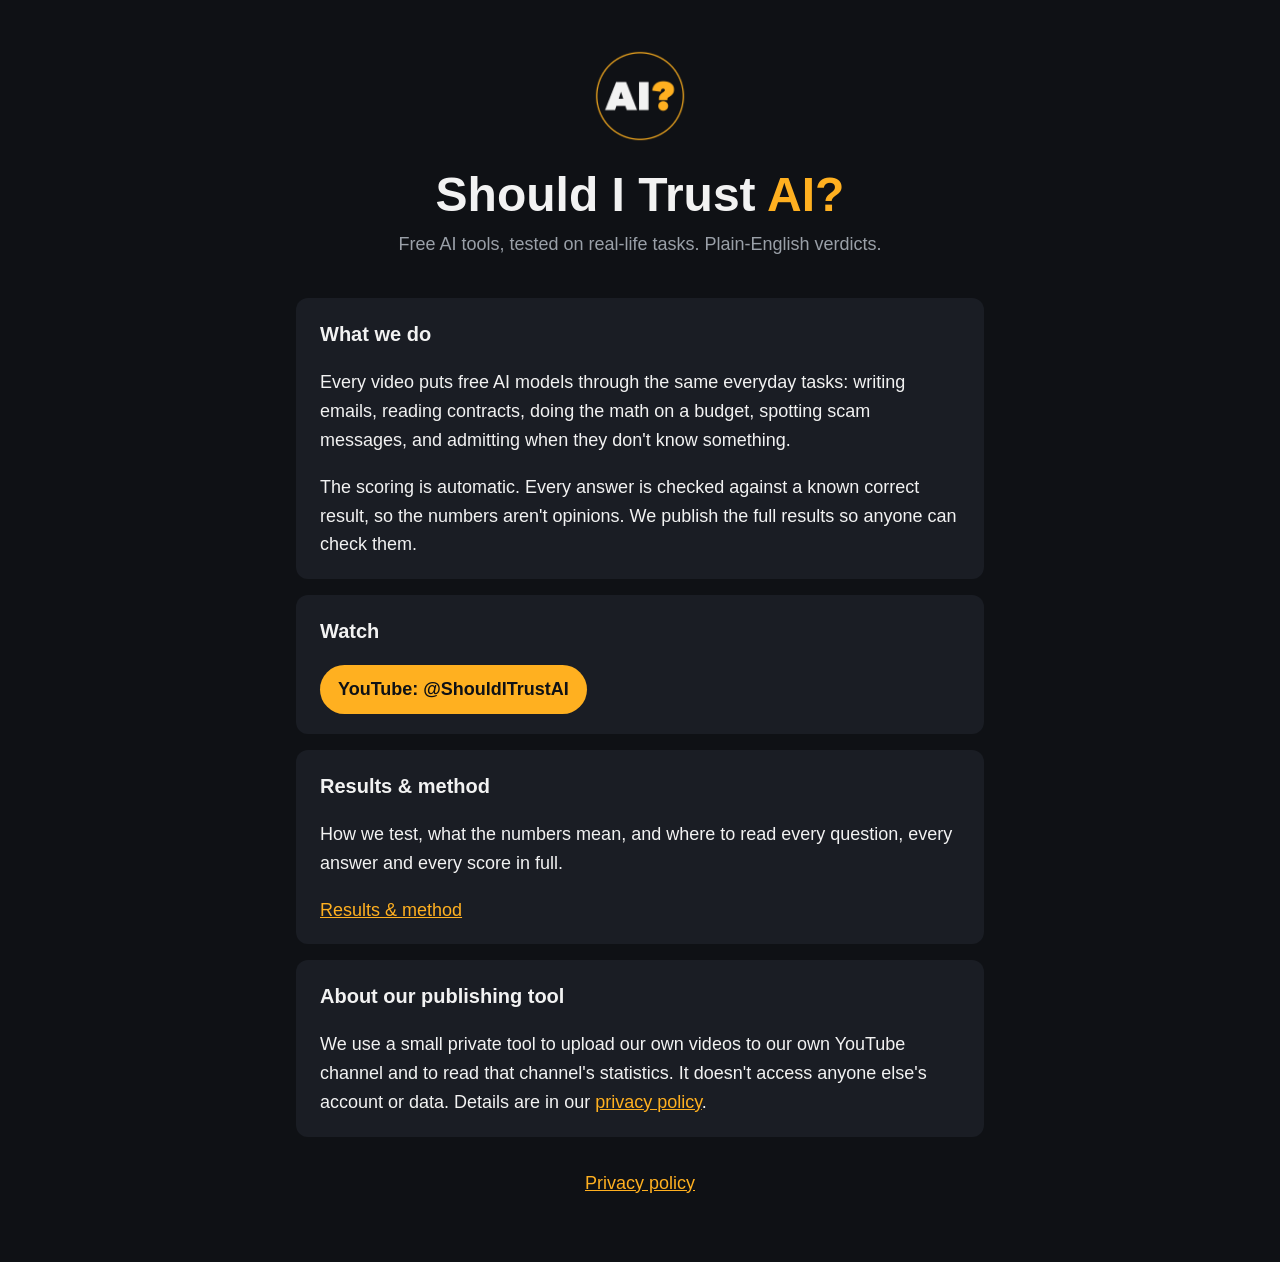
<file: index.html>
<!DOCTYPE html>
<html lang="en">
<head>
<meta charset="utf-8">
<meta name="viewport" content="width=device-width, initial-scale=1">
<title>Should I Trust AI?</title>
<meta name="description" content="We test free AI tools on real-life tasks and publish the results. Plain-English verdicts.">
<link rel="icon" href="logo.png">
<link rel="stylesheet" href="style.css">
</head>
<body>
<main>
  <header>
    <img src="logo.png" alt="Should I Trust AI? logo" width="96" height="96">
    <h1>Should I Trust <span class="accent">AI?</span></h1>
    <p class="lead">Free AI tools, tested on real-life tasks. Plain-English verdicts.</p>
  </header>

  <section>
    <h2>What we do</h2>
    <p>Every video puts free AI models through the same everyday tasks: writing emails, reading contracts, doing the math on a budget, spotting scam messages, and admitting when they don't know something.</p>
    <p>The scoring is automatic. Every answer is checked against a known correct result, so the numbers aren't opinions. We publish the full results so anyone can check them.</p>
  </section>

  <section>
    <h2>Watch</h2>
    <p><a class="button" href="https://www.youtube.com/@ShouldITrustAI">YouTube: @ShouldITrustAI</a></p>
  </section>

  <section>
    <h2>Results &amp; method</h2>
    <p>How we test, what the numbers mean, and where to read every question, every answer and every score in full.</p>
    <p><a href="results/">Results &amp; method</a></p>
  </section>

  <section>
    <h2>About our publishing tool</h2>
    <p>We use a small private tool to upload our own videos to our own YouTube channel and to read that channel's statistics. It doesn't access anyone else's account or data. Details are in our <a href="privacy.html">privacy policy</a>.</p>
  </section>

  <footer>
    <a href="privacy.html">Privacy policy</a>
  </footer>
</main>
</body>
</html>
</file>
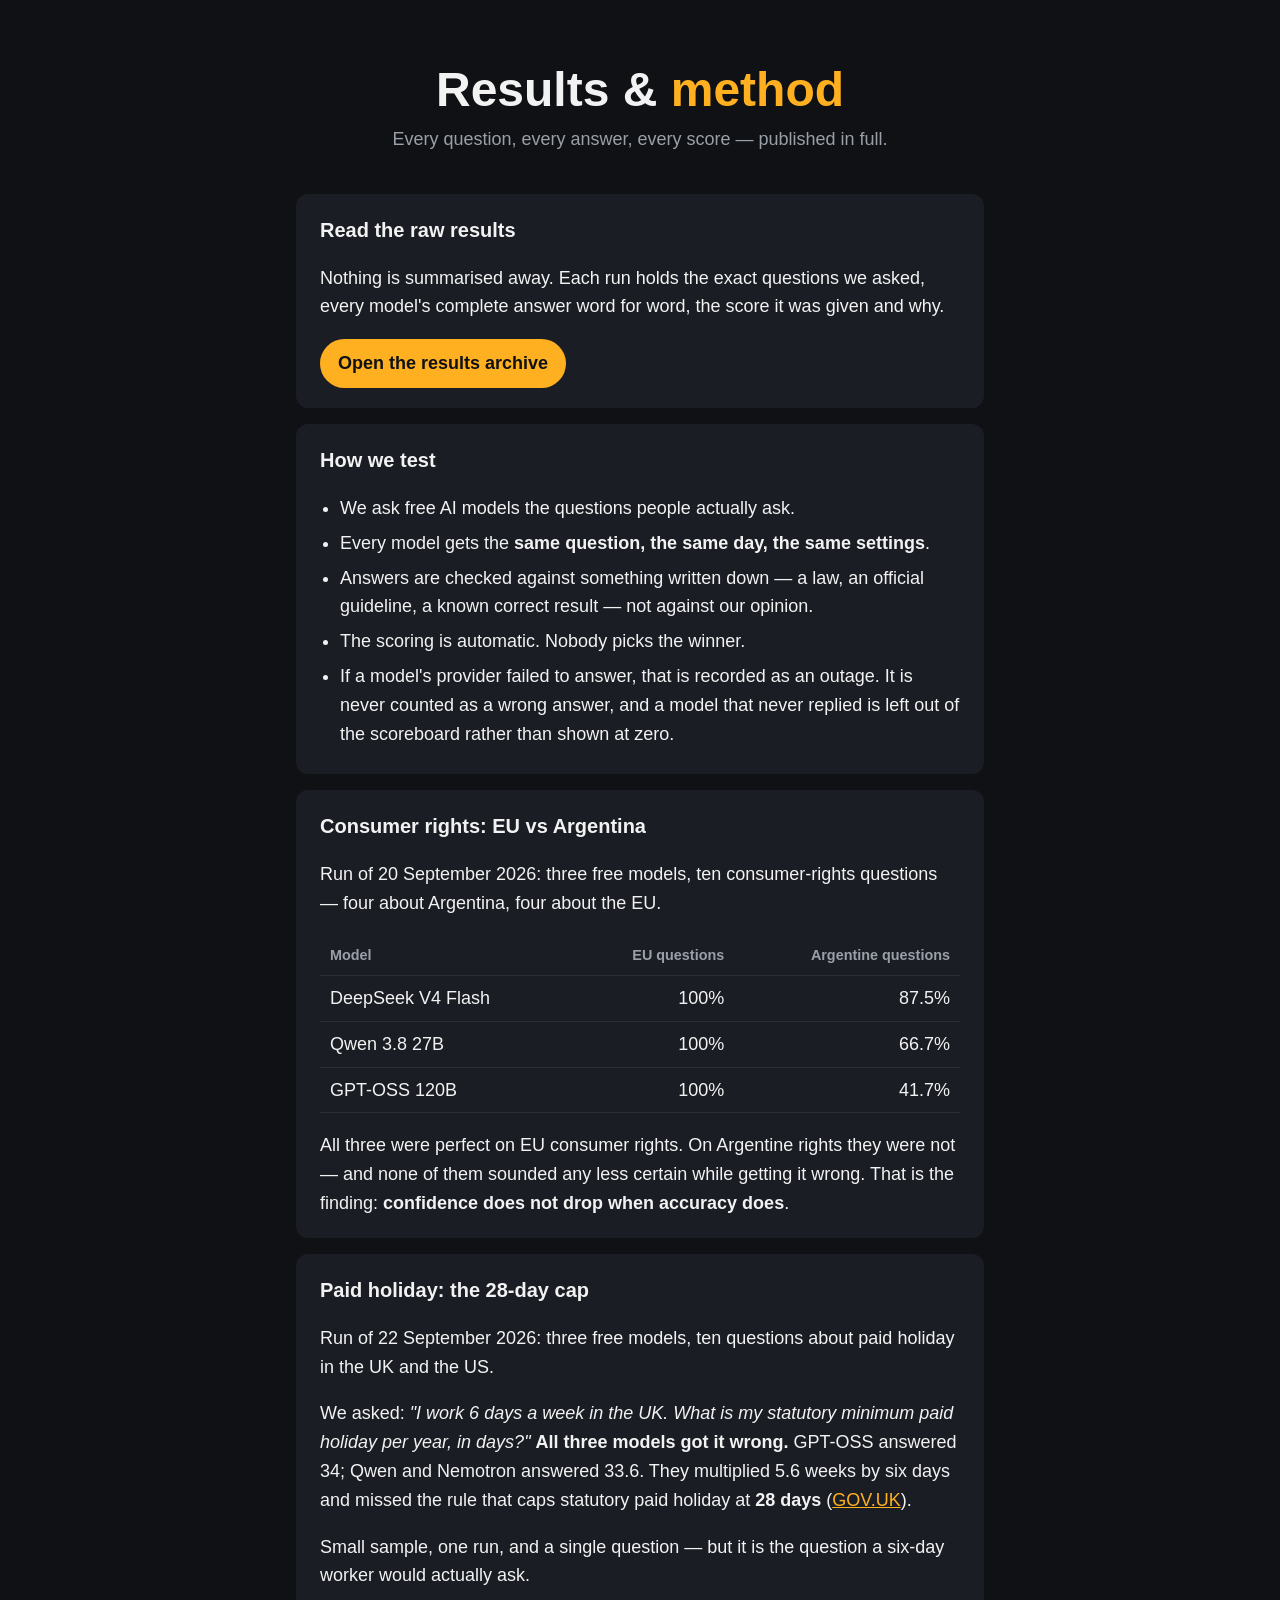
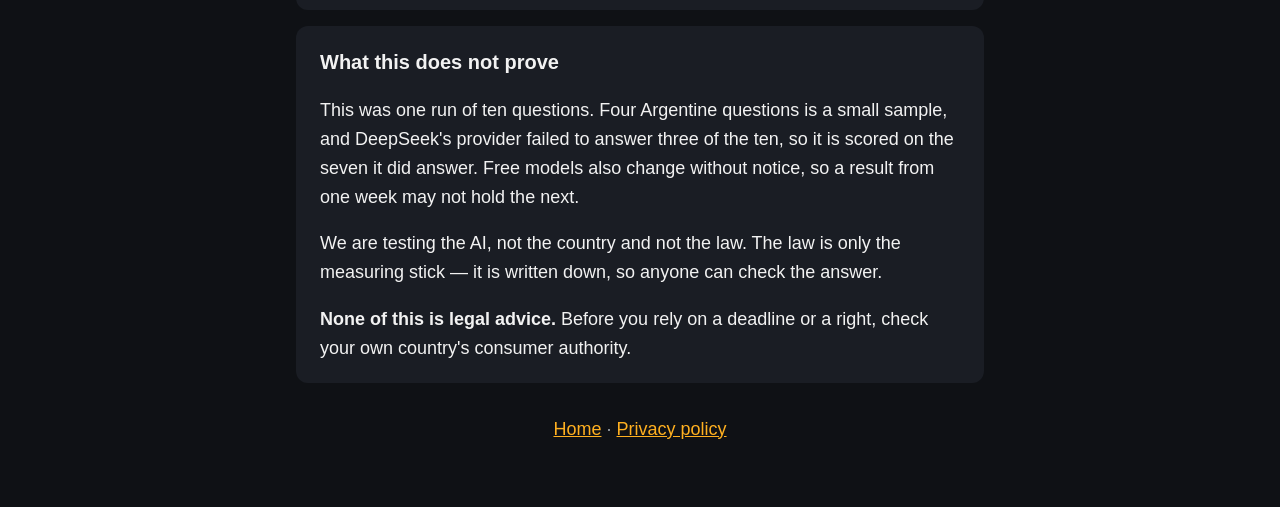
<file: results/index.html>
<!DOCTYPE html>
<html lang="en">
<head>
<meta charset="utf-8">
<meta name="viewport" content="width=device-width, initial-scale=1">
<title>Results and method — Should I Trust AI?</title>
<meta name="description" content="How we test free AI models, and where to read every question, every answer and every score.">
<link rel="icon" href="../logo.png">
<link rel="stylesheet" href="../style.css">
</head>
<body>
<main>
  <header>
    <h1>Results &amp; <span class="accent">method</span></h1>
    <p class="lead">Every question, every answer, every score — published in full.</p>
  </header>

  <section>
    <h2>Read the raw results</h2>
    <p>Nothing is summarised away. Each run holds the exact questions we asked, every model's complete answer word for word, the score it was given and why.</p>
    <p><a class="button" href="https://github.com/ShouldITrustAI/bench-results">Open the results archive</a></p>
  </section>

  <section>
    <h2>How we test</h2>
    <ul>
      <li>We ask free AI models the questions people actually ask.</li>
      <li>Every model gets the <strong>same question, the same day, the same settings</strong>.</li>
      <li>Answers are checked against something written down — a law, an official guideline, a known correct result — not against our opinion.</li>
      <li>The scoring is automatic. Nobody picks the winner.</li>
      <li>If a model's provider failed to answer, that is recorded as an outage. It is never counted as a wrong answer, and a model that never replied is left out of the scoreboard rather than shown at zero.</li>
    </ul>
  </section>

  <section>
    <h2>Consumer rights: EU vs Argentina</h2>
    <p>Run of 20 September 2026: three free models, ten consumer-rights questions — four about Argentina, four about the EU.</p>
    <table>
      <thead>
        <tr><th>Model</th><th>EU questions</th><th>Argentine questions</th></tr>
      </thead>
      <tbody>
        <tr><td>DeepSeek V4 Flash</td><td>100%</td><td>87.5%</td></tr>
        <tr><td>Qwen 3.8 27B</td><td>100%</td><td>66.7%</td></tr>
        <tr><td>GPT-OSS 120B</td><td>100%</td><td>41.7%</td></tr>
      </tbody>
    </table>
    <p>All three were perfect on EU consumer rights. On Argentine rights they were not — and none of them sounded any less certain while getting it wrong. That is the finding: <strong>confidence does not drop when accuracy does</strong>.</p>
  </section>

  <section>
    <h2>Paid holiday: the 28-day cap</h2>
    <p>Run of 22 September 2026: three free models, ten questions about paid holiday in the UK and the US.</p>
    <p>We asked: <em>"I work 6 days a week in the UK. What is my statutory minimum paid holiday per year, in days?"</em> <strong>All three models got it wrong.</strong> GPT-OSS answered 34; Qwen and Nemotron answered 33.6. They multiplied 5.6 weeks by six days and missed the rule that caps statutory paid holiday at <strong>28 days</strong> (<a href="https://www.gov.uk/holiday-entitlement-rights">GOV.UK</a>).</p>
    <p>Small sample, one run, and a single question — but it is the question a six-day worker would actually ask.</p>
  </section>

  <section>
    <h2>What this does not prove</h2>
    <p>This was one run of ten questions. Four Argentine questions is a small sample, and DeepSeek's provider failed to answer three of the ten, so it is scored on the seven it did answer. Free models also change without notice, so a result from one week may not hold the next.</p>
    <p>We are testing the AI, not the country and not the law. The law is only the measuring stick — it is written down, so anyone can check the answer.</p>
    <p><strong>None of this is legal advice.</strong> Before you rely on a deadline or a right, check your own country's consumer authority.</p>
  </section>

  <footer>
    <a href="../index.html">Home</a> · <a href="../privacy.html">Privacy policy</a>
  </footer>
</main>
</body>
</html>
</file>
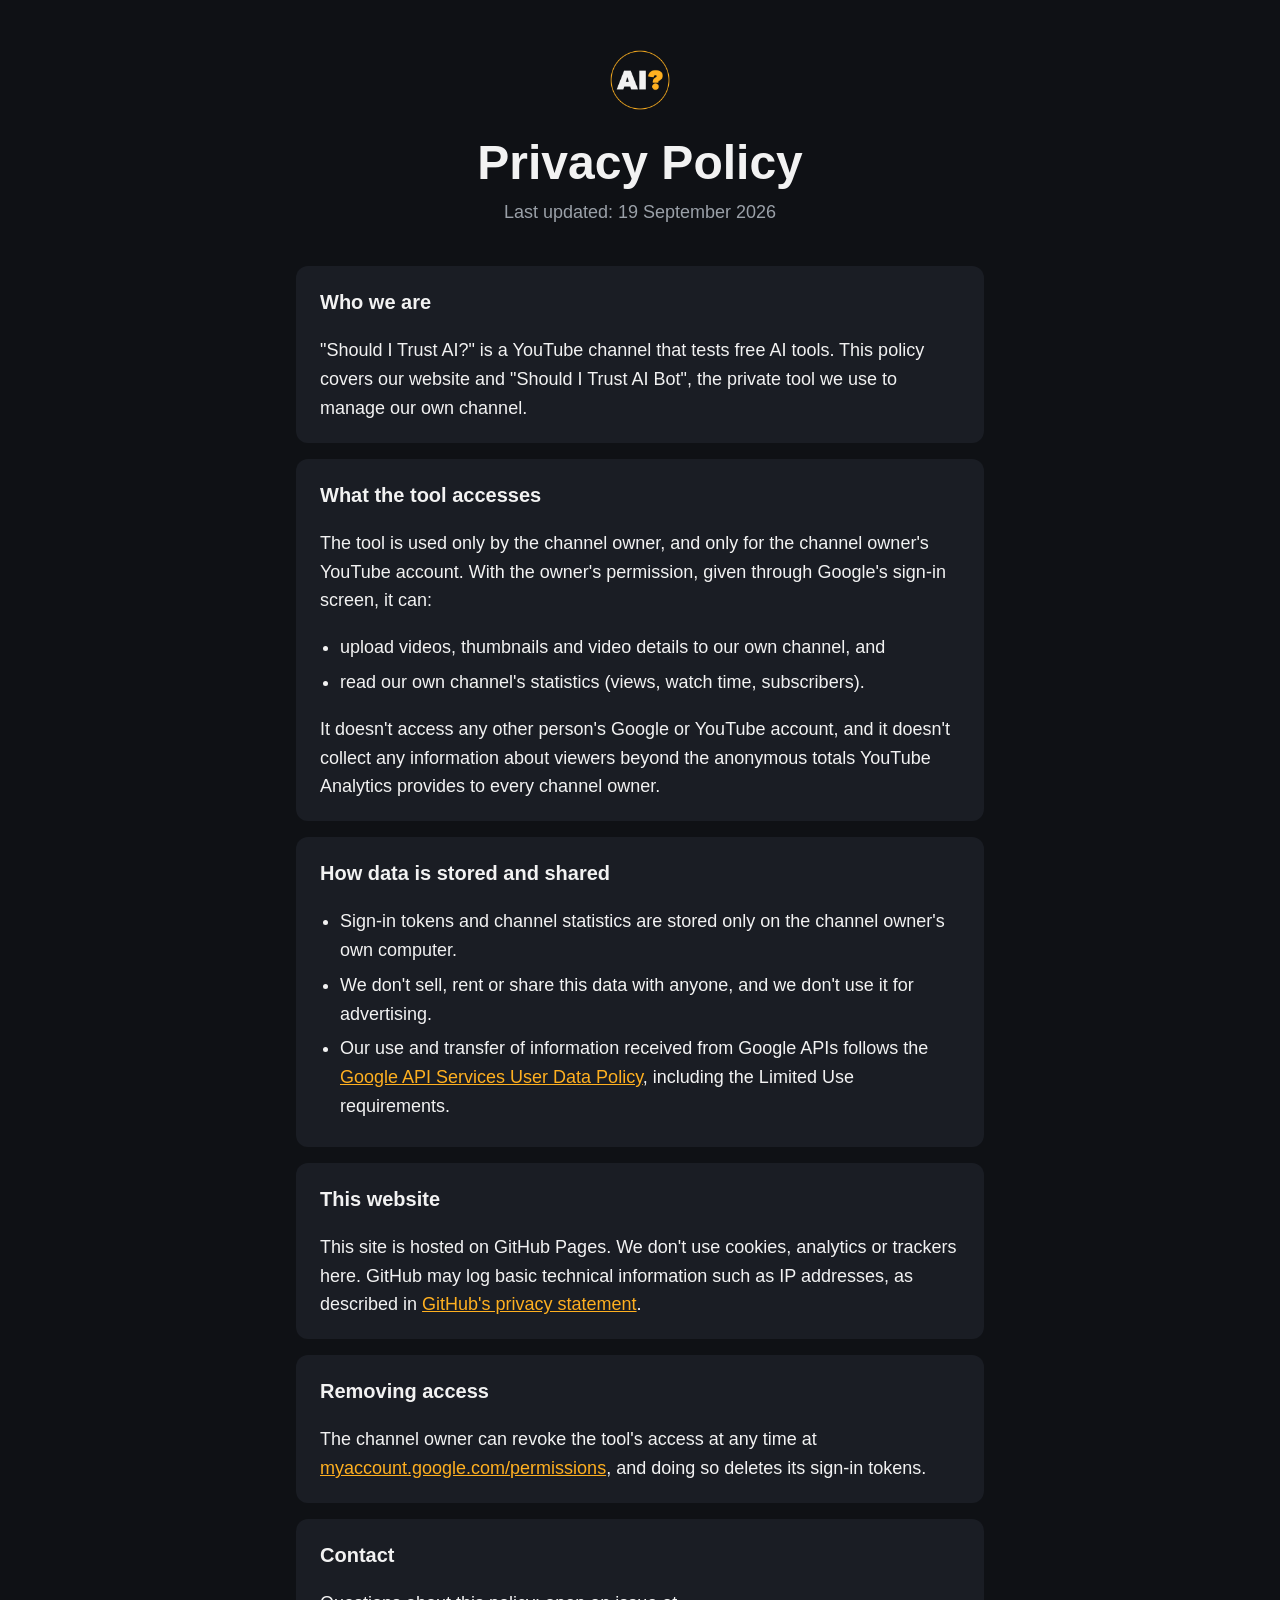
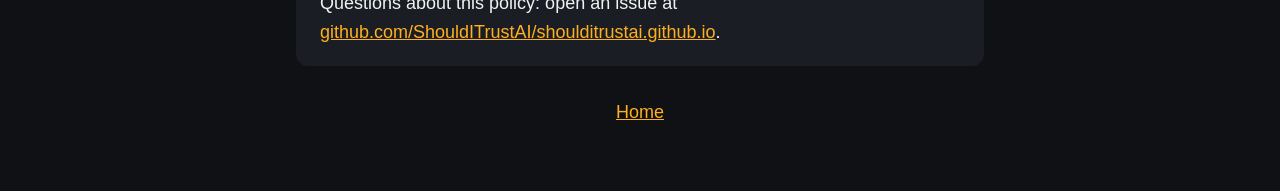
<file: privacy.html>
<!DOCTYPE html>
<html lang="en">
<head>
<meta charset="utf-8">
<meta name="viewport" content="width=device-width, initial-scale=1">
<title>Privacy Policy · Should I Trust AI?</title>
<link rel="icon" href="logo.png">
<link rel="stylesheet" href="style.css">
</head>
<body>
<main>
  <header>
    <a href="index.html"><img src="logo.png" alt="Should I Trust AI? logo" width="64" height="64"></a>
    <h1>Privacy Policy</h1>
    <p class="lead">Last updated: 19 September 2026</p>
  </header>

  <section>
    <h2>Who we are</h2>
    <p>"Should I Trust AI?" is a YouTube channel that tests free AI tools. This policy covers our website and "Should I Trust AI Bot", the private tool we use to manage our own channel.</p>
  </section>

  <section>
    <h2>What the tool accesses</h2>
    <p>The tool is used only by the channel owner, and only for the channel owner's YouTube account. With the owner's permission, given through Google's sign-in screen, it can:</p>
    <ul>
      <li>upload videos, thumbnails and video details to our own channel, and</li>
      <li>read our own channel's statistics (views, watch time, subscribers).</li>
    </ul>
    <p>It doesn't access any other person's Google or YouTube account, and it doesn't collect any information about viewers beyond the anonymous totals YouTube Analytics provides to every channel owner.</p>
  </section>

  <section>
    <h2>How data is stored and shared</h2>
    <ul>
      <li>Sign-in tokens and channel statistics are stored only on the channel owner's own computer.</li>
      <li>We don't sell, rent or share this data with anyone, and we don't use it for advertising.</li>
      <li>Our use and transfer of information received from Google APIs follows the <a href="https://developers.google.com/terms/api-services-user-data-policy">Google API Services User Data Policy</a>, including the Limited Use requirements.</li>
    </ul>
  </section>

  <section>
    <h2>This website</h2>
    <p>This site is hosted on GitHub Pages. We don't use cookies, analytics or trackers here. GitHub may log basic technical information such as IP addresses, as described in <a href="https://docs.github.com/en/site-policy/privacy-policies/github-general-privacy-statement">GitHub's privacy statement</a>.</p>
  </section>

  <section>
    <h2>Removing access</h2>
    <p>The channel owner can revoke the tool's access at any time at <a href="https://myaccount.google.com/permissions">myaccount.google.com/permissions</a>, and doing so deletes its sign-in tokens.</p>
  </section>

  <section>
    <h2>Contact</h2>
    <p>Questions about this policy: open an issue at <a href="https://github.com/ShouldITrustAI/shoulditrustai.github.io/issues">github.com/ShouldITrustAI/shoulditrustai.github.io</a>.</p>
  </section>

  <footer>
    <a href="index.html">Home</a>
  </footer>
</main>
</body>
</html>
</file>
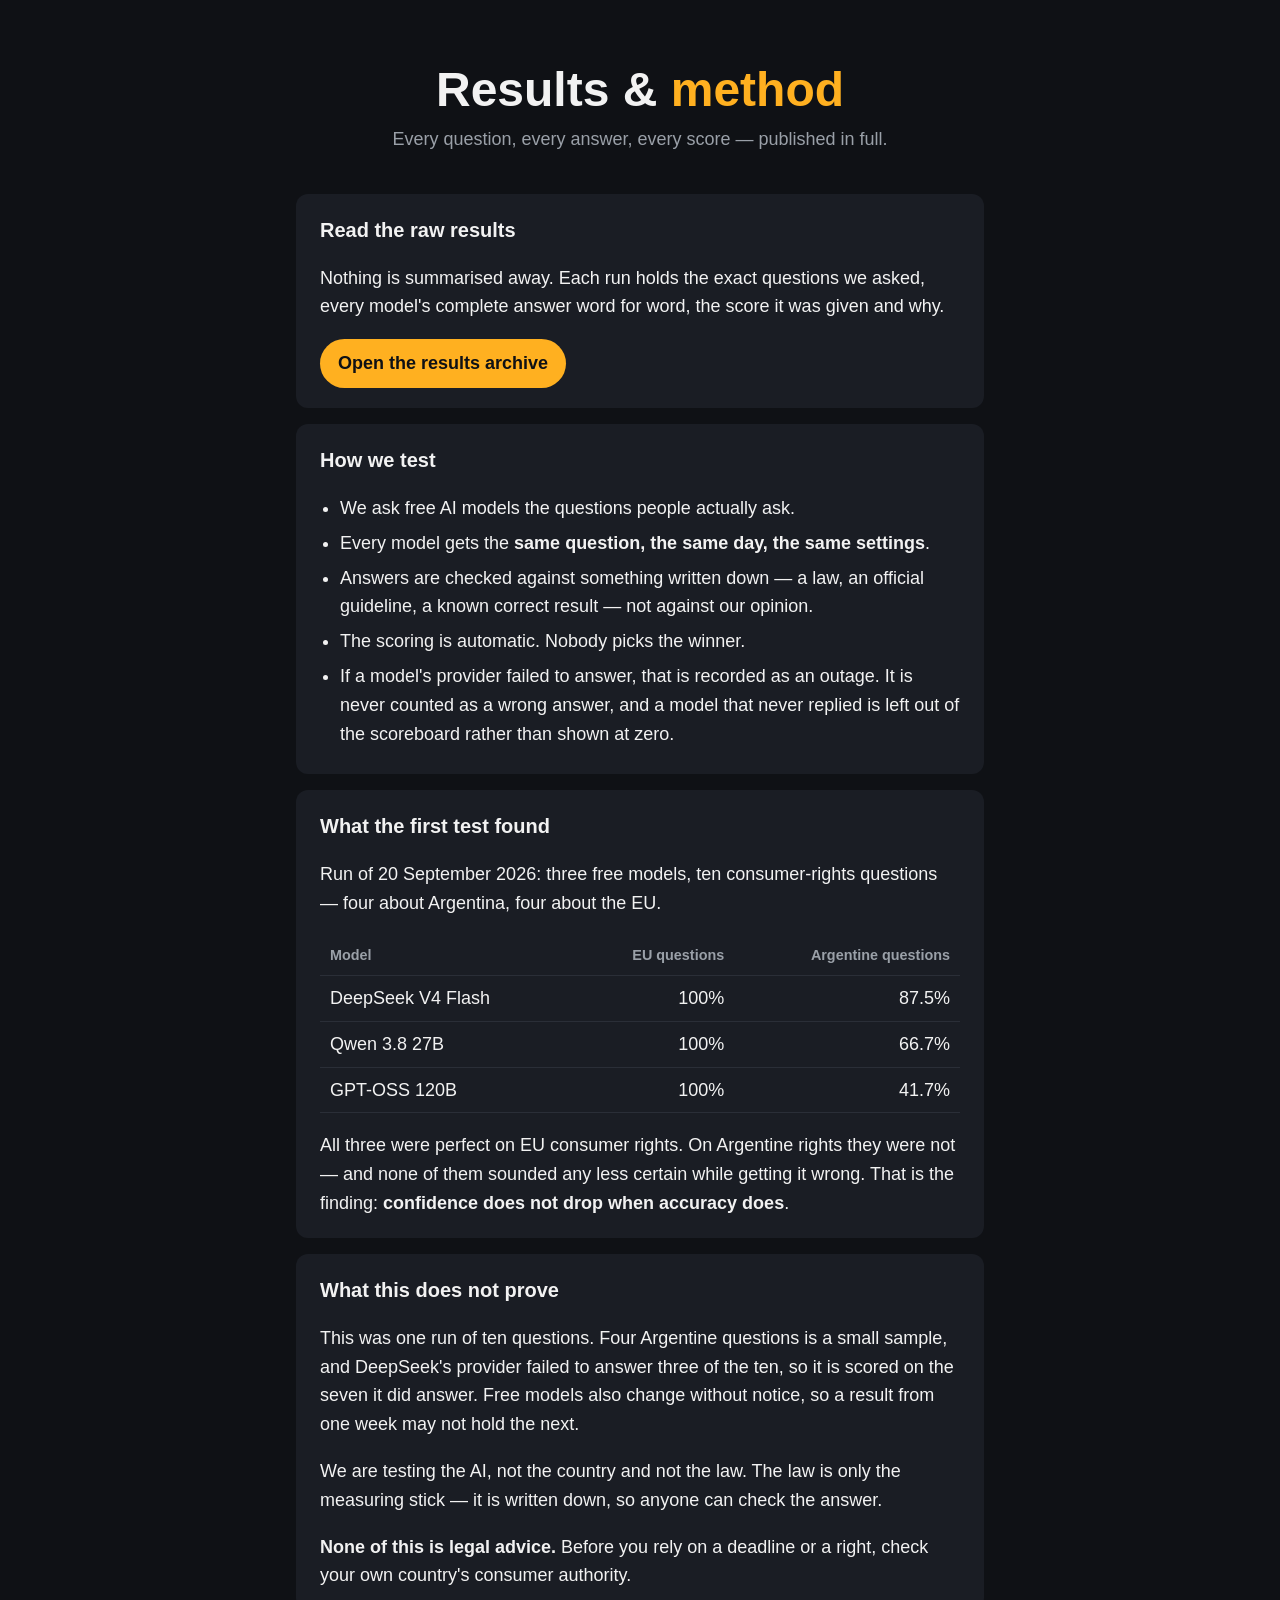
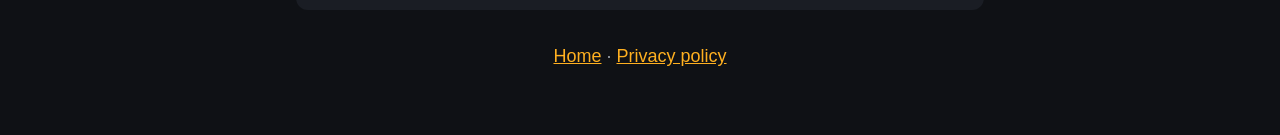
<file: results.html>
<!DOCTYPE html>
<html lang="en">
<head>
<meta charset="utf-8">
<meta name="viewport" content="width=device-width, initial-scale=1">
<title>Results and method — Should I Trust AI?</title>
<meta name="description" content="How we test free AI models, and where to read every question, every answer and every score.">
<link rel="icon" href="logo.png">
<link rel="stylesheet" href="style.css">
</head>
<body>
<main>
  <header>
    <h1>Results &amp; <span class="accent">method</span></h1>
    <p class="lead">Every question, every answer, every score — published in full.</p>
  </header>

  <section>
    <h2>Read the raw results</h2>
    <p>Nothing is summarised away. Each run holds the exact questions we asked, every model's complete answer word for word, the score it was given and why.</p>
    <p><a class="button" href="https://github.com/ShouldITrustAI/bench-results">Open the results archive</a></p>
  </section>

  <section>
    <h2>How we test</h2>
    <ul>
      <li>We ask free AI models the questions people actually ask.</li>
      <li>Every model gets the <strong>same question, the same day, the same settings</strong>.</li>
      <li>Answers are checked against something written down — a law, an official guideline, a known correct result — not against our opinion.</li>
      <li>The scoring is automatic. Nobody picks the winner.</li>
      <li>If a model's provider failed to answer, that is recorded as an outage. It is never counted as a wrong answer, and a model that never replied is left out of the scoreboard rather than shown at zero.</li>
    </ul>
  </section>

  <section>
    <h2>What the first test found</h2>
    <p>Run of 20 September 2026: three free models, ten consumer-rights questions — four about Argentina, four about the EU.</p>
    <table>
      <thead>
        <tr><th>Model</th><th>EU questions</th><th>Argentine questions</th></tr>
      </thead>
      <tbody>
        <tr><td>DeepSeek V4 Flash</td><td>100%</td><td>87.5%</td></tr>
        <tr><td>Qwen 3.8 27B</td><td>100%</td><td>66.7%</td></tr>
        <tr><td>GPT-OSS 120B</td><td>100%</td><td>41.7%</td></tr>
      </tbody>
    </table>
    <p>All three were perfect on EU consumer rights. On Argentine rights they were not — and none of them sounded any less certain while getting it wrong. That is the finding: <strong>confidence does not drop when accuracy does</strong>.</p>
  </section>

  <section>
    <h2>What this does not prove</h2>
    <p>This was one run of ten questions. Four Argentine questions is a small sample, and DeepSeek's provider failed to answer three of the ten, so it is scored on the seven it did answer. Free models also change without notice, so a result from one week may not hold the next.</p>
    <p>We are testing the AI, not the country and not the law. The law is only the measuring stick — it is written down, so anyone can check the answer.</p>
    <p><strong>None of this is legal advice.</strong> Before you rely on a deadline or a right, check your own country's consumer authority.</p>
  </section>

  <footer>
    <a href="index.html">Home</a> · <a href="privacy.html">Privacy policy</a>
  </footer>
</main>
</body>
</html>
</file>
<file: style.css>
:root {
  --bg: #0f1115;
  --panel: #1a1d24;
  --fg: #f2f2f2;
  --muted: #9aa0a8;
  --accent: #ffb020;
}

* { box-sizing: border-box; }

body {
  margin: 0;
  background: var(--bg);
  color: var(--fg);
  font: 18px/1.6 -apple-system, "Avenir Next", "Segoe UI", Roboto, sans-serif;
}

main { max-width: 720px; margin: 0 auto; padding: 48px 16px 64px; }

header { text-align: center; margin-bottom: 40px; }
header img { border-radius: 50%; }
h1 { font-size: clamp(2rem, 6vw, 3rem); margin: 16px 0 8px; line-height: 1.1; }
h2 { font-size: 1.25rem; margin: 0 0 8px; }
.accent { color: var(--accent); }
.lead { color: var(--muted); margin: 0; }

section { background: var(--panel); border-radius: 12px; padding: 20px 24px; margin-bottom: 16px; }
section p:last-child, section ul:last-child { margin-bottom: 0; }

ul { padding-left: 20px; }
li { margin-bottom: 6px; }

table { width: 100%; border-collapse: collapse; margin: 12px 0; }
th, td { text-align: left; padding: 8px 10px; border-bottom: 1px solid #2a2e37; }
th { color: var(--muted); font-size: 0.9rem; font-weight: 600; }
td + td, th + th { text-align: right; }

a { color: var(--accent); }
.button {
  display: inline-block; padding: 10px 18px; border-radius: 999px;
  background: var(--accent); color: var(--bg); font-weight: 700; text-decoration: none;
}

footer { text-align: center; margin-top: 32px; color: var(--muted); }
</file>
